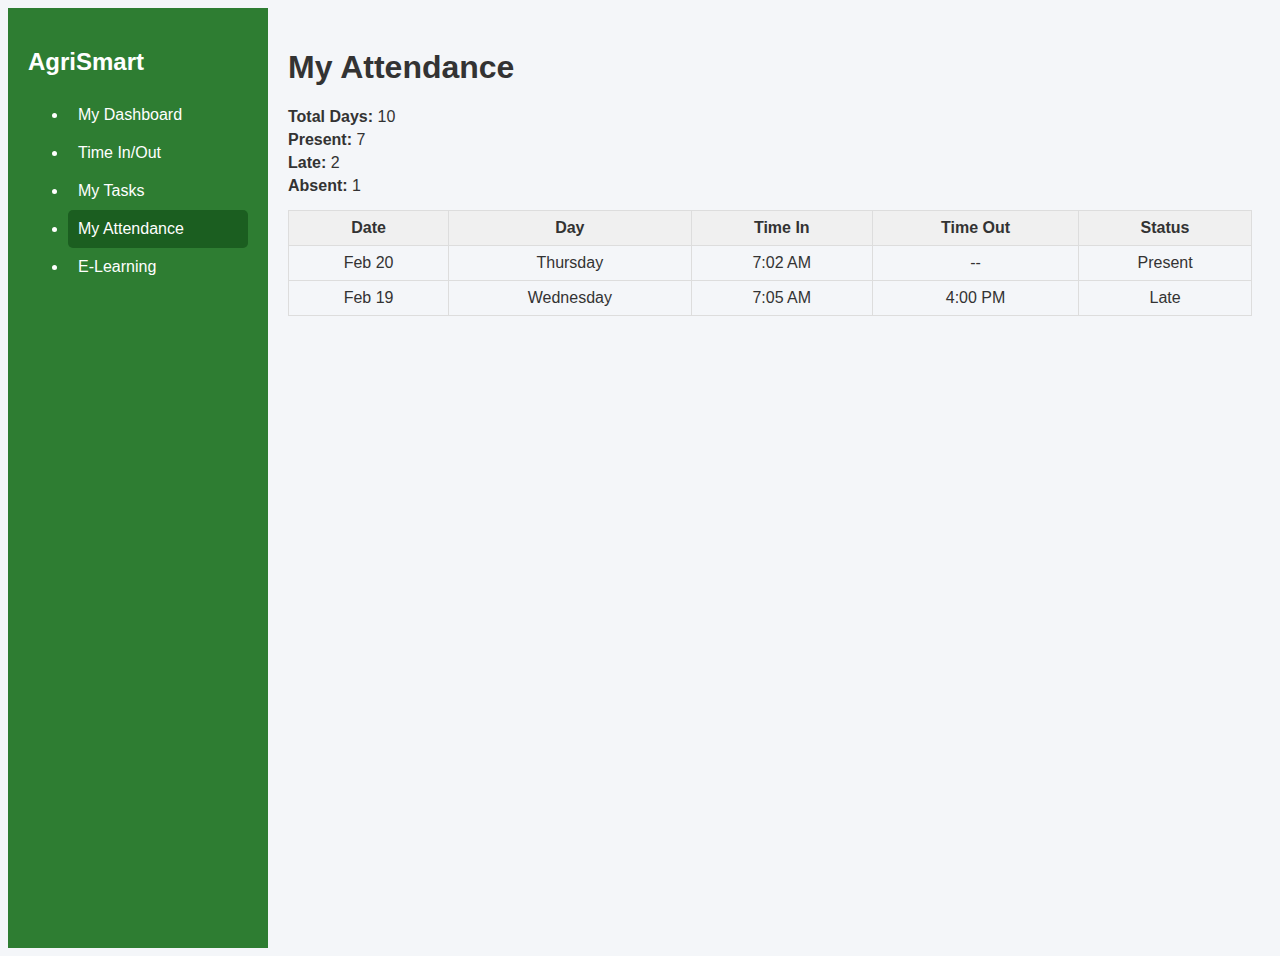
<file: attendance.html>
<!DOCTYPE html>
<html lang="en">
<head>
  <meta charset="UTF-8">
  <meta name="viewport" content="width=device-width, initial-scale=1.0">
  <title>My Attendance</title>
  <link rel="stylesheet" href="css/attendance.css">
</head>
<body>
  <aside class="sidebar">
    <h2 class="logo">AgriSmart</h2>
    <nav>
      <ul>
        <li><a href="dashboard.html">My Dashboard</a></li>
        <li><a href="time-in-out.html">Time In/Out</a></li>
        <li><a href="tasks.html">My Tasks</a></li>
        <li><a href="attendance.html" class="active">My Attendance</a></li>
        <li><a href="elearning.html">E-Learning</a></li>
      </ul>
    </nav>
  </aside>

  <main class="main-content">
    <h1>My Attendance</h1>
    <p><strong>Total Days:</strong> 10</p>
    <p><strong>Present:</strong> 7</p>
    <p><strong>Late:</strong> 2</p>
    <p><strong>Absent:</strong> 1</p>

    <table>
      <thead>
        <tr><th>Date</th><th>Day</th><th>Time In</th><th>Time Out</th><th>Status</th></tr>
      </thead>
      <tbody>
        <tr><td>Feb 20</td><td>Thursday</td><td>7:02 AM</td><td>--</td><td>Present</td></tr>
        <tr><td>Feb 19</td><td>Wednesday</td><td>7:05 AM</td><td>4:00 PM</td><td>Late</td></tr>
      </tbody>
    </table>
  </main>
</body>
</html>
</file>
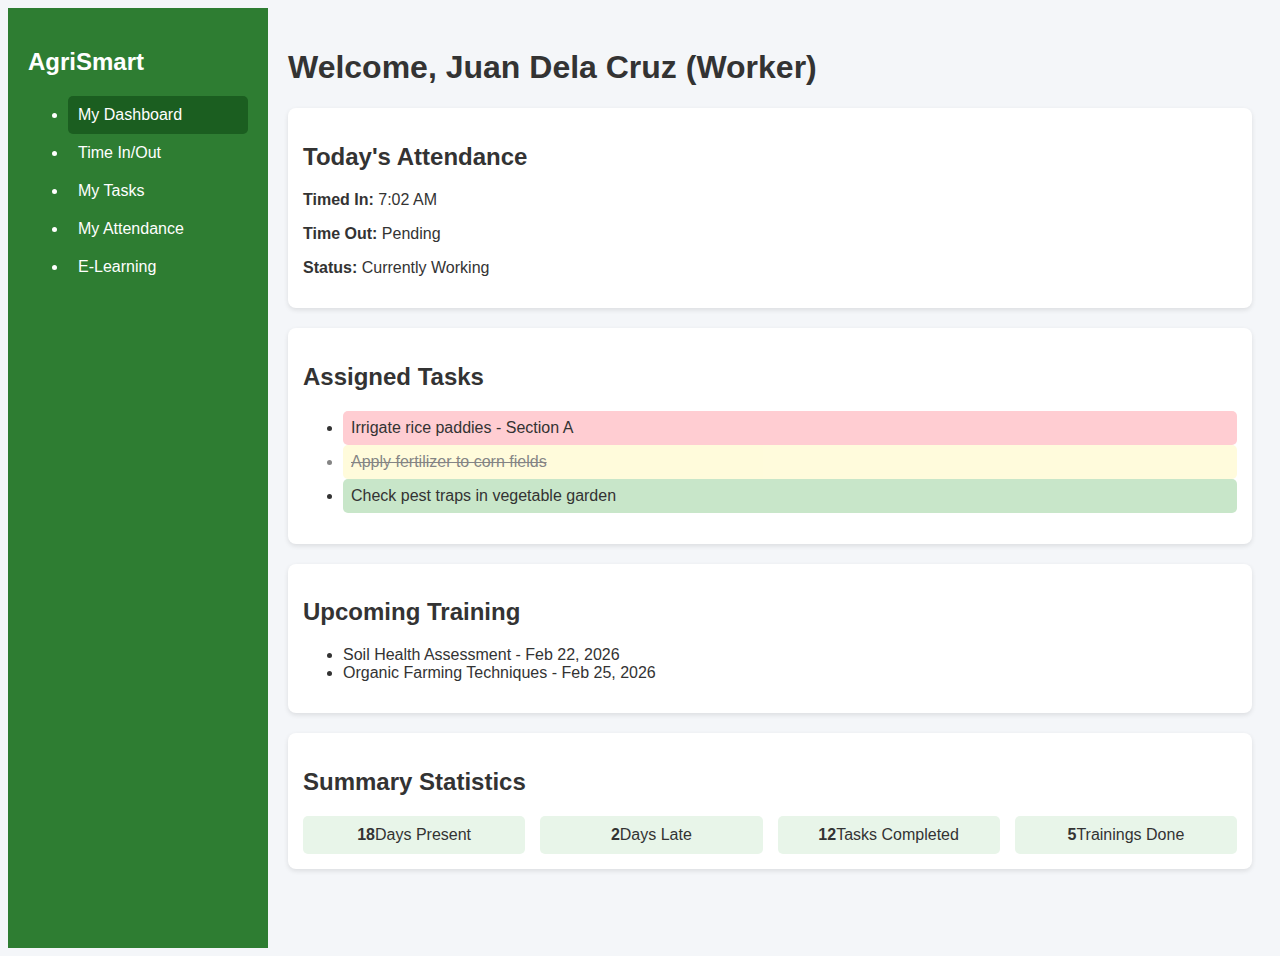
<file: dashboard.html>
<!DOCTYPE html>
<html lang="en">
<head>
  <meta charset="UTF-8">
  <meta name="viewport" content="width=device-width, initial-scale=1.0">
  <title>AgriSmart Dashboard</title>
  <link rel="stylesheet" href="css/dashboard.css">
</head>
<body>
  <aside class="sidebar">
    <h2 class="logo">AgriSmart</h2>
    <nav>
      <ul>
        <li><a href="dashboard.html" class="active">My Dashboard</a></li>
        <li><a href="time-in-out.html">Time In/Out</a></li>
        <li><a href="tasks.html">My Tasks</a></li>
        <li><a href="attendance.html">My Attendance</a></li>
        <li><a href="elearning.html">E-Learning</a></li>
      </ul>
    </nav>
  </aside>

  <main class="main-content">
    <h1>Welcome, Juan Dela Cruz (Worker)</h1>

    <section class="card">
      <h2>Today's Attendance</h2>
      <p><strong>Timed In:</strong> 7:02 AM</p>
      <p><strong>Time Out:</strong> Pending</p>
      <p><strong>Status:</strong> Currently Working</p>
    </section>

    <section class="card">
      <h2>Assigned Tasks</h2>
      <ul>
        <li class="high">Irrigate rice paddies - Section A</li>
        <li class="medium completed">Apply fertilizer to corn fields</li>
        <li class="low">Check pest traps in vegetable garden</li>
      </ul>
    </section>

    <section class="card">
      <h2>Upcoming Training</h2>
      <ul>
        <li>Soil Health Assessment - Feb 22, 2026</li>
        <li>Organic Farming Techniques - Feb 25, 2026</li>
      </ul>
    </section>

    <section class="card stats">
      <h2>Summary Statistics</h2>
      <div class="grid">
        <div><strong>18</strong><span>Days Present</span></div>
        <div><strong>2</strong><span>Days Late</span></div>
        <div><strong>12</strong><span>Tasks Completed</span></div>
        <div><strong>5</strong><span>Trainings Done</span></div>
      </div>
    </section>
  </main>
</body>
</html>
</file>
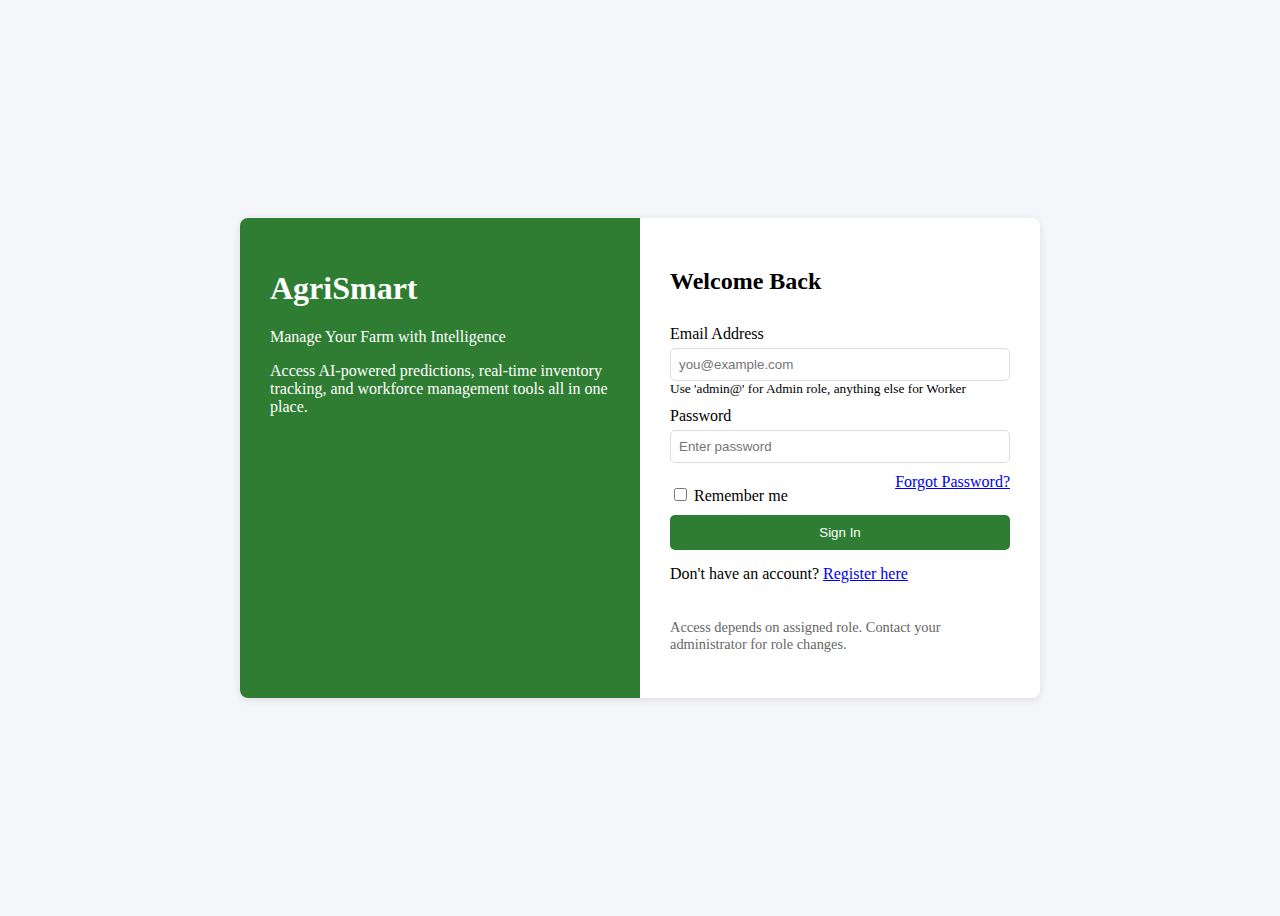
<file: login.html>
<!DOCTYPE html>
<html lang="en">
<head>
  <meta charset="UTF-8">
  <meta name="viewport" content="width=device-width, initial-scale=1.0">
  <title>AgriSmart Login</title>
  <link rel="stylesheet" href="css/login.css">
</head>
<body class="auth-body">
  <div class="auth-container">
    <div class="auth-left">
      <h1 class="logo">AgriSmart</h1>
      <p>Manage Your Farm with Intelligence</p>
      <p>Access AI-powered predictions, real-time inventory tracking, and workforce management tools all in one place.</p>
    </div>
    <div class="auth-right">
      <h2>Welcome Back</h2>
      <form class="login-form">
        <label>Email Address</label>
        <input type="email" placeholder="you@example.com" required>
        <small>Use 'admin@' for Admin role, anything else for Worker</small>

        <label>Password</label>
        <input type="password" placeholder="Enter password" required>

        <div class="form-options">
          <label><input type="checkbox"> Remember me</label>
          <a href="#">Forgot Password?</a>
        </div>

        <button class="btn">Sign In</button>
        <p class="switch-auth">Don't have an account? <a href="register.html">Register here</a></p>
      </form>
      <p class="role-note">Access depends on assigned role. Contact your administrator for role changes.</p>
    </div>
  </div>
  <script src="script.js"></script>
</body>
</html>
</file>
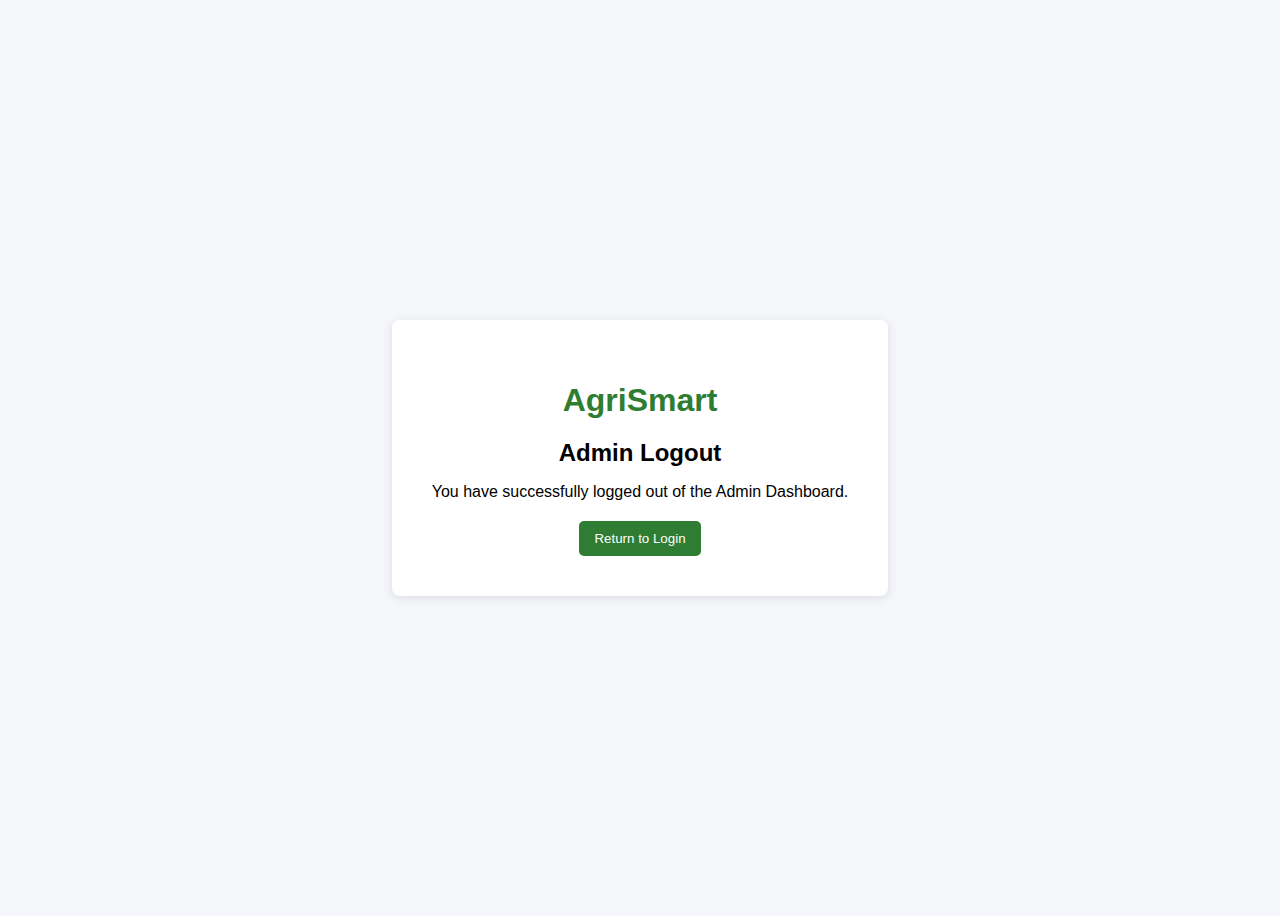
<file: logout-admin.html>
<!DOCTYPE html>
<html lang="en">
<head>
  <meta charset="UTF-8">
  <meta name="viewport" content="width=device-width, initial-scale=1.0">
  <title>Admin Logout</title>
  <link rel="stylesheet" href="css/logout.css">
</head>
<body class="logout-body">
  <div class="logout-container">
    <h1>AgriSmart</h1>
    <h2>Admin Logout</h2>
    <p>You have successfully logged out of the Admin Dashboard.</p>
    <button class="btn" onclick="redirectLogin()">Return to Login</button>
  </div>
  <script src="script.js"></script>
</body>
</html>
</file>
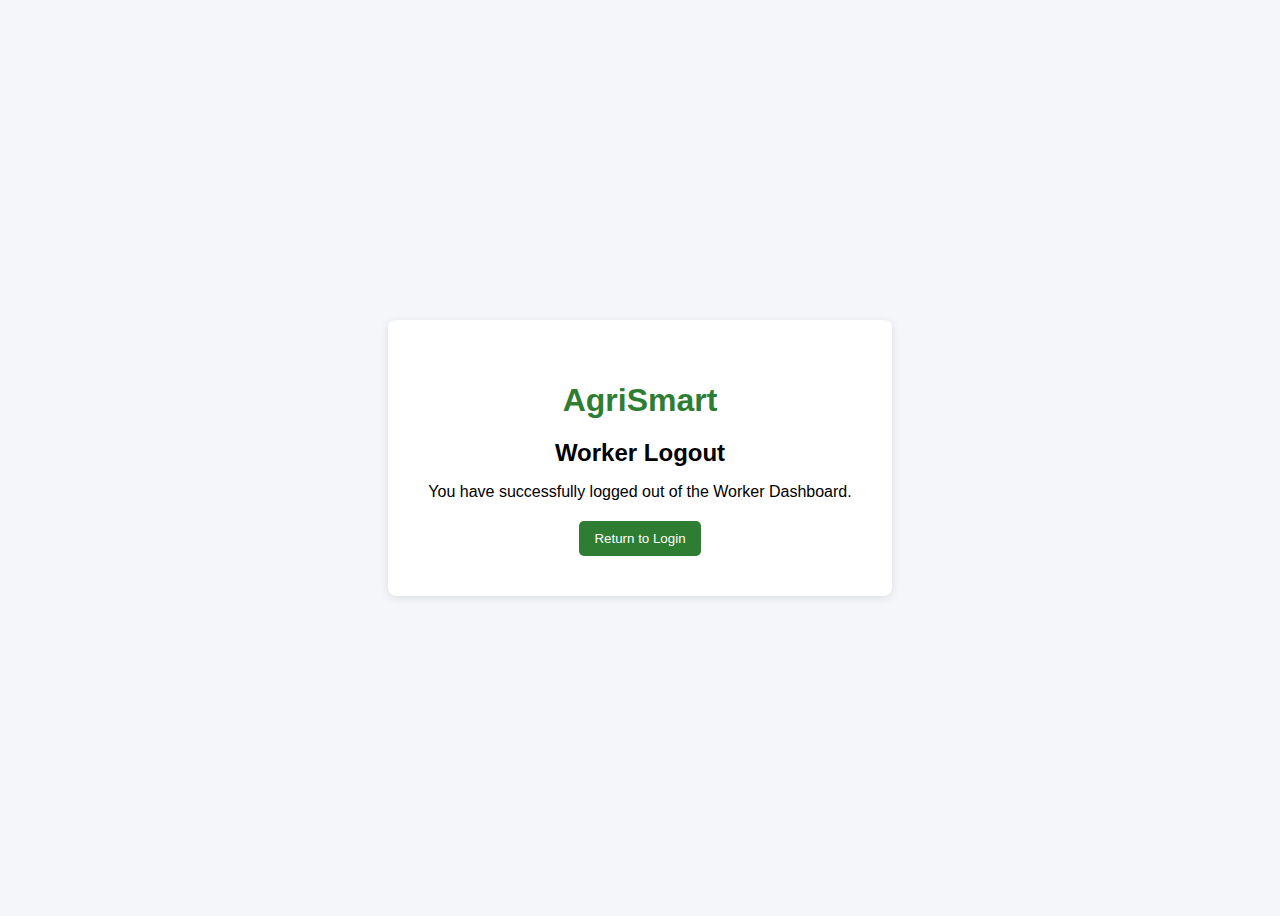
<file: logout-worker.html>
<!DOCTYPE html>
<html lang="en">
<head>
  <meta charset="UTF-8">
  <meta name="viewport" content="width=device-width, initial-scale=1.0">
  <title>Worker Logout</title>
  <link rel="stylesheet" href="css/logout.css">
</head>
<body class="logout-body">
  <div class="logout-container">
    <h1>AgriSmart</h1>
    <h2>Worker Logout</h2>
    <p>You have successfully logged out of the Worker Dashboard.</p>
    <button class="btn" onclick="redirectLogin()">Return to Login</button>
  </div>
  <script src="script.js"></script>
</body>
</html>
</file>
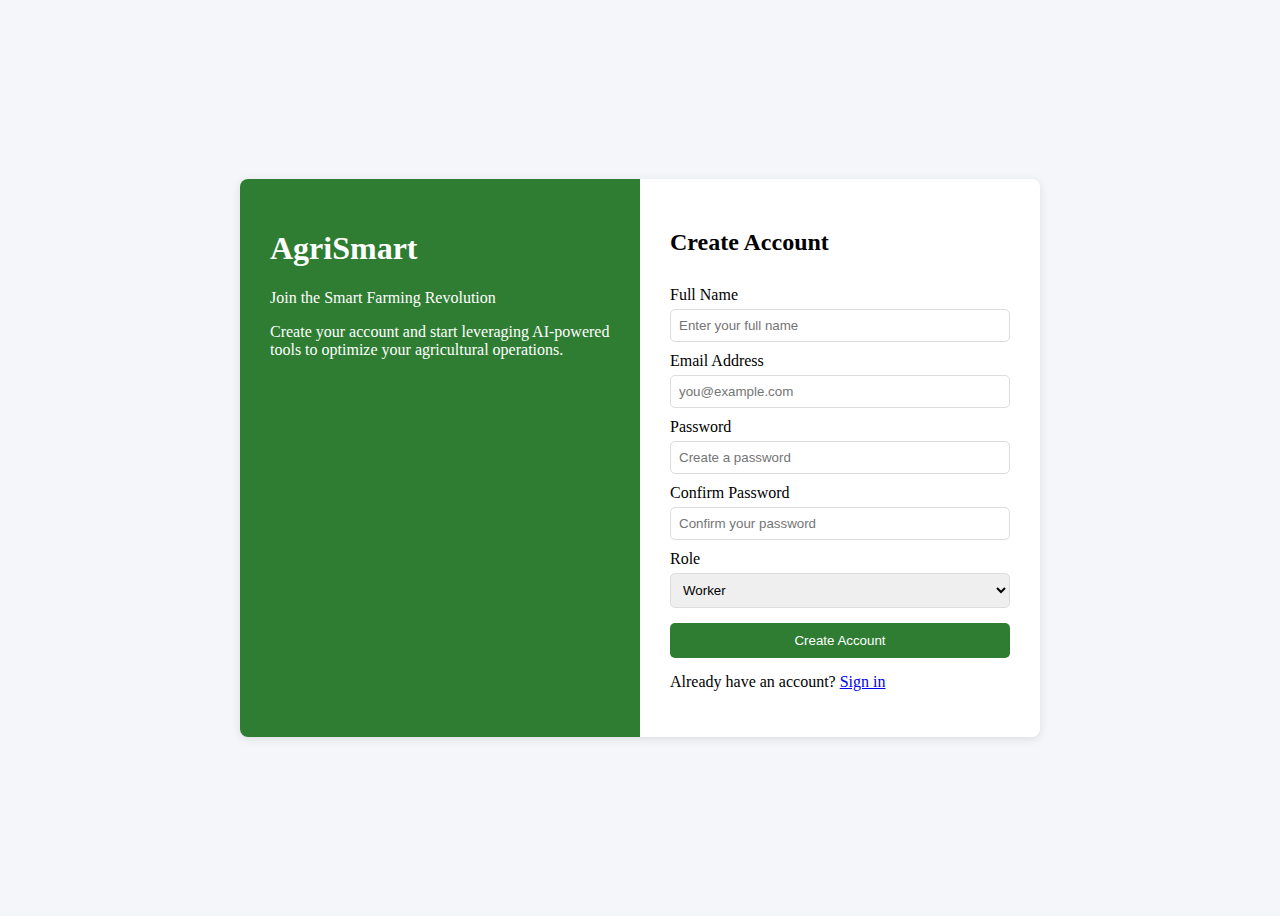
<file: register.html>
<!DOCTYPE html>
<html lang="en">
<head>
  <meta charset="UTF-8">
  <meta name="viewport" content="width=device-width, initial-scale=1.0">
  <title>AgriSmart Register</title>
  <link rel="stylesheet" href="css/register.css">
</head>
<body class="auth-body">
  <div class="auth-container">
    <div class="auth-left">
      <h1 class="logo">AgriSmart</h1>
      <p>Join the Smart Farming Revolution</p>
      <p>Create your account and start leveraging AI-powered tools to optimize your agricultural operations.</p>
    </div>
    <div class="auth-right">
      <h2>Create Account</h2>
      <form class="register-form">
        <label>Full Name</label>
        <input type="text" placeholder="Enter your full name" required>

        <label>Email Address</label>
        <input type="email" placeholder="you@example.com" required>

        <label>Password</label>
        <input type="password" placeholder="Create a password" required>

        <label>Confirm Password</label>
        <input type="password" placeholder="Confirm your password" required>

        <label>Role</label>
        <select>
          <option value="worker">Worker</option>
          <option value="admin">Admin</option>
        </select>

        <button class="btn">Create Account</button>
        <p class="switch-auth">Already have an account? <a href="login.html">Sign in</a></p>
      </form>
    </div>
  </div>
  <script src="script.js"></script>
</body>
</html>
</file>
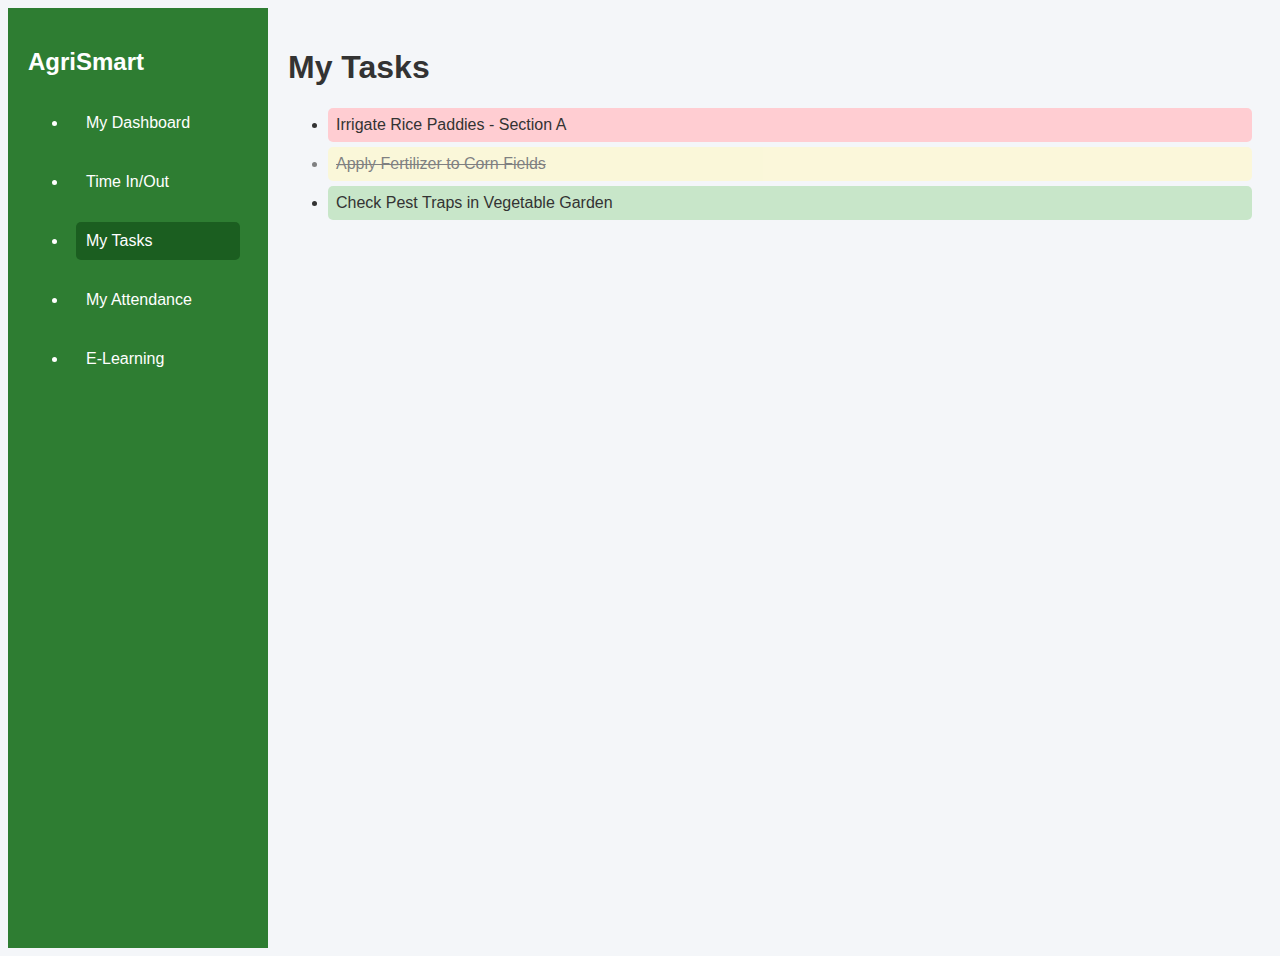
<file: tasks.html>
<!DOCTYPE html>
<html lang="en">
<head>
  <meta charset="UTF-8">
  <meta name="viewport" content="width=device-width, initial-scale=1.0">
  <title>My Tasks</title>
  <link rel="stylesheet" href="css/tasks.css">
</head>
<body>
  <aside class="sidebar">
    <h2 class="logo">AgriSmart</h2>
    <nav>
      <ul>
        <li><a href="dashboard.html">My Dashboard</a></li>
        <li><a href="time-in-out.html">Time In/Out</a></li>
        <li><a href="tasks.html" class="active">My Tasks</a></li>
        <li><a href="attendance.html">My Attendance</a></li>
        <li><a href="elearning.html">E-Learning</a></li>
      </ul>
    </nav>
  </aside>

  <main class="main-content">
    <h1>My Tasks</h1>
    <ul>
      <li class="high">Irrigate Rice Paddies - Section A</li>
      <li class="medium completed">Apply Fertilizer to Corn Fields</li>
      <li class="low">Check Pest Traps in Vegetable Garden</li>
    </ul>
  </main>
</body>
</html>
</file>
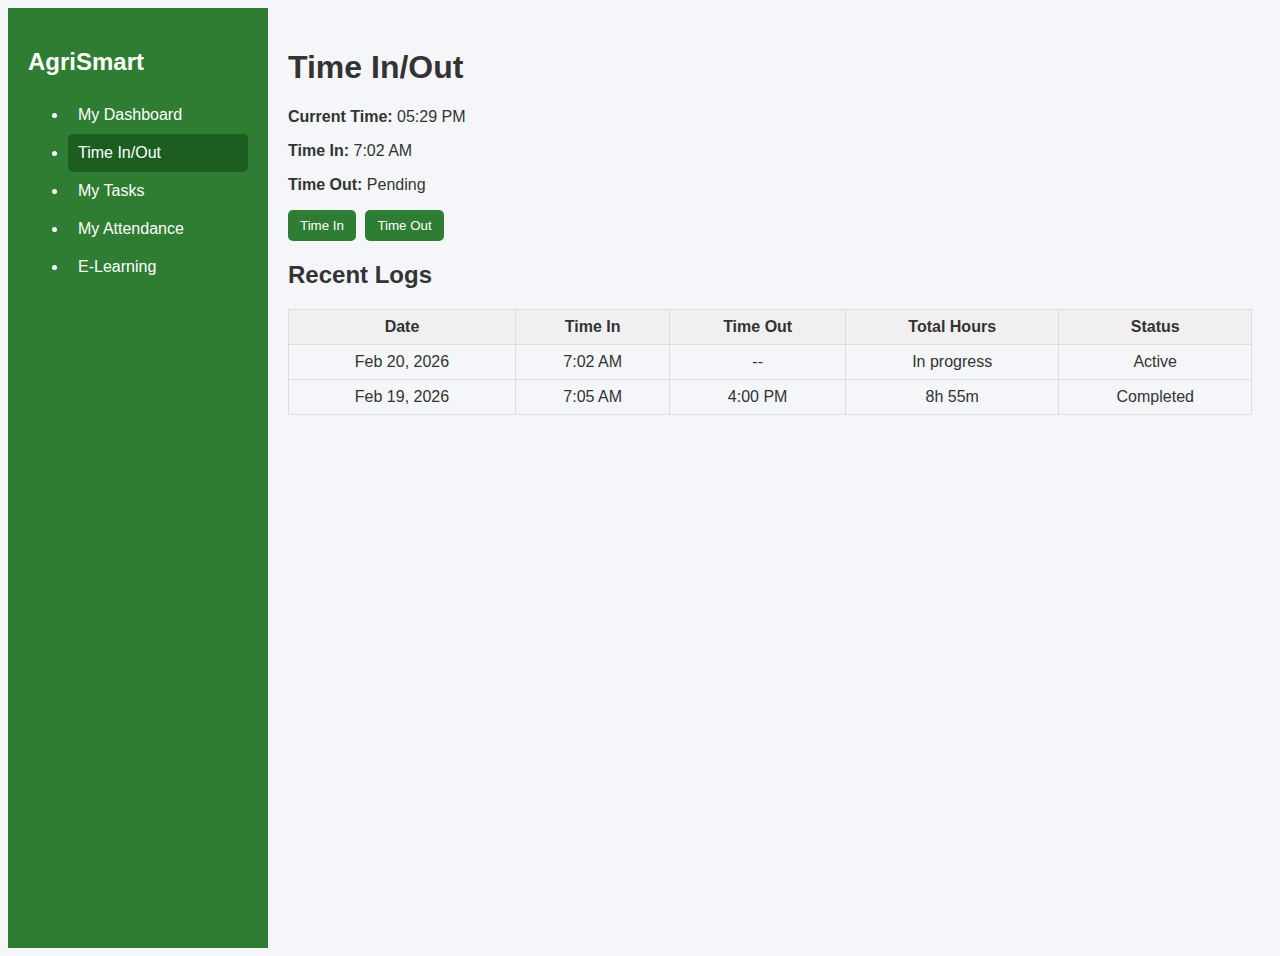
<file: time-in-out.html>
<!DOCTYPE html>
<html lang="en">
<head>
  <meta charset="UTF-8">
  <meta name="viewport" content="width=device-width, initial-scale=1.0">
  <title>Time In/Out</title>
  <link rel="stylesheet" href="css/time-in-out.css">
</head>
<body>
  <aside class="sidebar">
    <h2 class="logo">AgriSmart</h2>
    <nav>
      <ul>
        <li><a href="dashboard.html">My Dashboard</a></li>
        <li><a href="time-in-out.html" class="active">Time In/Out</a></li>
        <li><a href="tasks.html">My Tasks</a></li>
        <li><a href="attendance.html">My Attendance</a></li>
        <li><a href="elearning.html">E-Learning</a></li>
      </ul>
    </nav>
  </aside>

  <main class="main-content">
    <h1>Time In/Out</h1>
    <p><strong>Current Time:</strong> 05:29 PM</p>
    <p><strong>Time In:</strong> 7:02 AM</p>
    <p><strong>Time Out:</strong> Pending</p>
    <button class="btn">Time In</button>
    <button class="btn">Time Out</button>

    <h2>Recent Logs</h2>
    <table>
      <thead>
        <tr><th>Date</th><th>Time In</th><th>Time Out</th><th>Total Hours</th><th>Status</th></tr>
      </thead>
      <tbody>
        <tr><td>Feb 20, 2026</td><td>7:02 AM</td><td>--</td><td>In progress</td><td>Active</td></tr>
        <tr><td>Feb 19, 2026</td><td>7:05 AM</td><td>4:00 PM</td><td>8h 55m</td><td>Completed</td></tr>
      </tbody>
    </table>
  </main>
</body>
</html>
</file>
<file: css/attendance.css>
/* Attendance Styles */
body { font-family: Arial, sans-serif; display: flex; background: #f4f6f9; color: #333; }

.sidebar { width: 220px; background: #2e7d32; color: #fff; min-height: 100vh; padding: 20px; }
.sidebar .logo { font-size: 1.5rem; margin-bottom: 20px; }
.sidebar a { color: #fff; text-decoration: none; display: block; padding: 10px; border-radius: 5px; }
.sidebar a.active, .sidebar a:hover { background: #1b5e20; }

.main-content { flex: 1; padding: 20px; }
p { margin: 5px 0; }

table { width: 100%; border-collapse: collapse; margin-top: 15px; }
table th, table td { border: 1px solid #ddd; padding: 8px; text-align: center; }
table th { background: #f0f0f0; }
</file>
<file: css/dashboard.css>
/* Dashboard Styles */
body {
  font-family: Arial, sans-serif;
  display: flex;
  background: #f4f6f9;
  color: #333;
}

.sidebar {
  width: 220px;
  background: #2e7d32;
  color: #fff;
  min-height: 100vh;
  padding: 20px;
}

.sidebar .logo { font-size: 1.5rem; margin-bottom: 20px; }
.sidebar a { color: #fff; text-decoration: none; display: block; padding: 10px; border-radius: 5px; }
.sidebar a.active, .sidebar a:hover { background: #1b5e20; }

.main-content { flex: 1; padding: 20px; }
.card {
  background: #fff;
  padding: 15px;
  margin-bottom: 20px;
  border-radius: 8px;
  box-shadow: 0 2px 5px rgba(0,0,0,0.1);
}

ul li.high { background: #ffcdd2; padding: 8px; border-radius: 5px; }
ul li.medium { background: #fff9c4; padding: 8px; border-radius: 5px; }
ul li.low { background: #c8e6c9; padding: 8px; border-radius: 5px; }
ul li.completed { text-decoration: line-through; opacity: 0.6; }

.stats .grid {
  display: grid;
  grid-template-columns: repeat(4, 1fr);
  gap: 15px;
}
.stats .grid div {
  background: #e8f5e9;
  padding: 10px;
  text-align: center;
  border-radius: 5px;
}
</file>
<file: css/login.css>
/* Login Page Styles */
.auth-body {
  display: flex;
  justify-content: center;
  align-items: center;
  min-height: 100vh;
  background: #f4f6f9;
}

.auth-container {
  display: flex;
  width: 800px;
  background: #fff;
  border-radius: 8px;
  overflow: hidden;
  box-shadow: 0 2px 10px rgba(0,0,0,0.1);
}

.auth-left {
  flex: 1;
  background: #2e7d32;
  color: #fff;
  padding: 30px;
}

.auth-right {
  flex: 1;
  padding: 30px;
}

.auth-right h2 { margin-bottom: 20px; }

.login-form {
  display: flex;
  flex-direction: column;
}

.login-form label { margin-top: 10px; }
.login-form input {
  padding: 8px;
  margin-top: 5px;
  border: 1px solid #ddd;
  border-radius: 5px;
}

.form-options {
  display: flex;
  justify-content: space-between;
  margin: 10px 0;
}

.btn {
  background: #2e7d32;
  color: #fff;
  padding: 10px;
  border: none;
  border-radius: 5px;
  cursor: pointer;
}
.btn:hover { background: #1b5e20; }

.switch-auth { margin-top: 15px; }
.role-note { margin-top: 20px; font-size: 0.9rem; color: #666; }
</file>
<file: css/logout.css>
/* Logout Page Styles */
.logout-body {
  display: flex;
  justify-content: center;
  align-items: center;
  min-height: 100vh;
  background: #f4f6f9;
  font-family: Arial, sans-serif;
}

.logout-container {
  background: #fff;
  padding: 40px;
  border-radius: 8px;
  text-align: center;
  box-shadow: 0 2px 10px rgba(0,0,0,0.1);
}

.logout-container h1 {
  color: #2e7d32;
  margin-bottom: 10px;
}

.logout-container h2 {
  margin-bottom: 15px;
}

.logout-container p {
  margin-bottom: 20px;
}

.btn {
  background: #2e7d32;
  color: #fff;
  padding: 10px 15px;
  border: none;
  border-radius: 5px;
  cursor: pointer;
}
.btn:hover {
  background: #1b5e20;
}
</file>
<file: css/register.css>
/* Register Page Styles */
.auth-body {
  display: flex;
  justify-content: center;
  align-items: center;
  min-height: 100vh;
  background: #f4f6f9;
}

.auth-container {
  display: flex;
  width: 800px;
  background: #fff;
  border-radius: 8px;
  overflow: hidden;
  box-shadow: 0 2px 10px rgba(0,0,0,0.1);
}

.auth-left {
  flex: 1;
  background: #2e7d32;
  color: #fff;
  padding: 30px;
}

.auth-right {
  flex: 1;
  padding: 30px;
}

.auth-right h2 { margin-bottom: 20px; }

.register-form {
  display: flex;
  flex-direction: column;
}

.register-form label { margin-top: 10px; }
.register-form input, .register-form select {
  padding: 8px;
  margin-top: 5px;
  border: 1px solid #ddd;
  border-radius: 5px;
}

.btn {
  background: #2e7d32;
  color: #fff;
  padding: 10px;
  border: none;
  border-radius: 5px;
  cursor: pointer;
  margin-top: 15px;
}
.btn:hover { background: #1b5e20; }

.switch-auth { margin-top: 15px; }
</file>
<file: css/tasks.css>
/* Tasks Styles */
body { font-family: Arial, sans-serif; display: flex; background: #f4f6f9; color: #333; }

.sidebar { width: 220px; background: #2e7d32; color: #fff; min-height: 100vh; padding: 20px; }
.sidebar .logo { font-size: 1.5rem; margin-bottom: 20px; }
.sidebar a { color: #fff; text-decoration: none; display: block; padding: 10px; border-radius: 5px; }
.sidebar a.active, .sidebar a:hover { background: #1b5e20; }

.main-content { flex: 1; padding: 20px; }
ul li { padding: 8px; margin-bottom: 5px; border-radius: 5px; }
ul li.high { background: #ffcdd2; }
ul li.medium { background: #fff9c4; }
ul li.low { background: #c8e6c9; }
ul li.completed { text-decoration: line-through; opacity: 0.6; }
</file>
<file: css/time-in-out.css>
/* Time In/Out Styles */
body { font-family: Arial, sans-serif; display: flex; background: #f4f6f9; color: #333; }

.sidebar { width: 220px; background: #2e7d32; color: #fff; min-height: 100vh; padding: 20px; }
.sidebar .logo { font-size: 1.5rem; margin-bottom: 20px; }
.sidebar a { color: #fff; text-decoration: none; display: block; padding: 10px; border-radius: 5px; }
.sidebar a.active, .sidebar a:hover { background: #1b5e20; }

.main-content { flex: 1; padding: 20px; }
.btn { background: #2e7d32; color: #fff; padding: 8px 12px; border: none; border-radius: 5px; margin-right: 5px; cursor: pointer; }
.btn:hover { background: #1b5e20; }

table { width: 100%; border-collapse: collapse; margin-top: 15px; }
table th, table td { border: 1px solid #ddd; padding: 8px; text-align: center; }
table th { background: #f0f0f0; }
</file>
